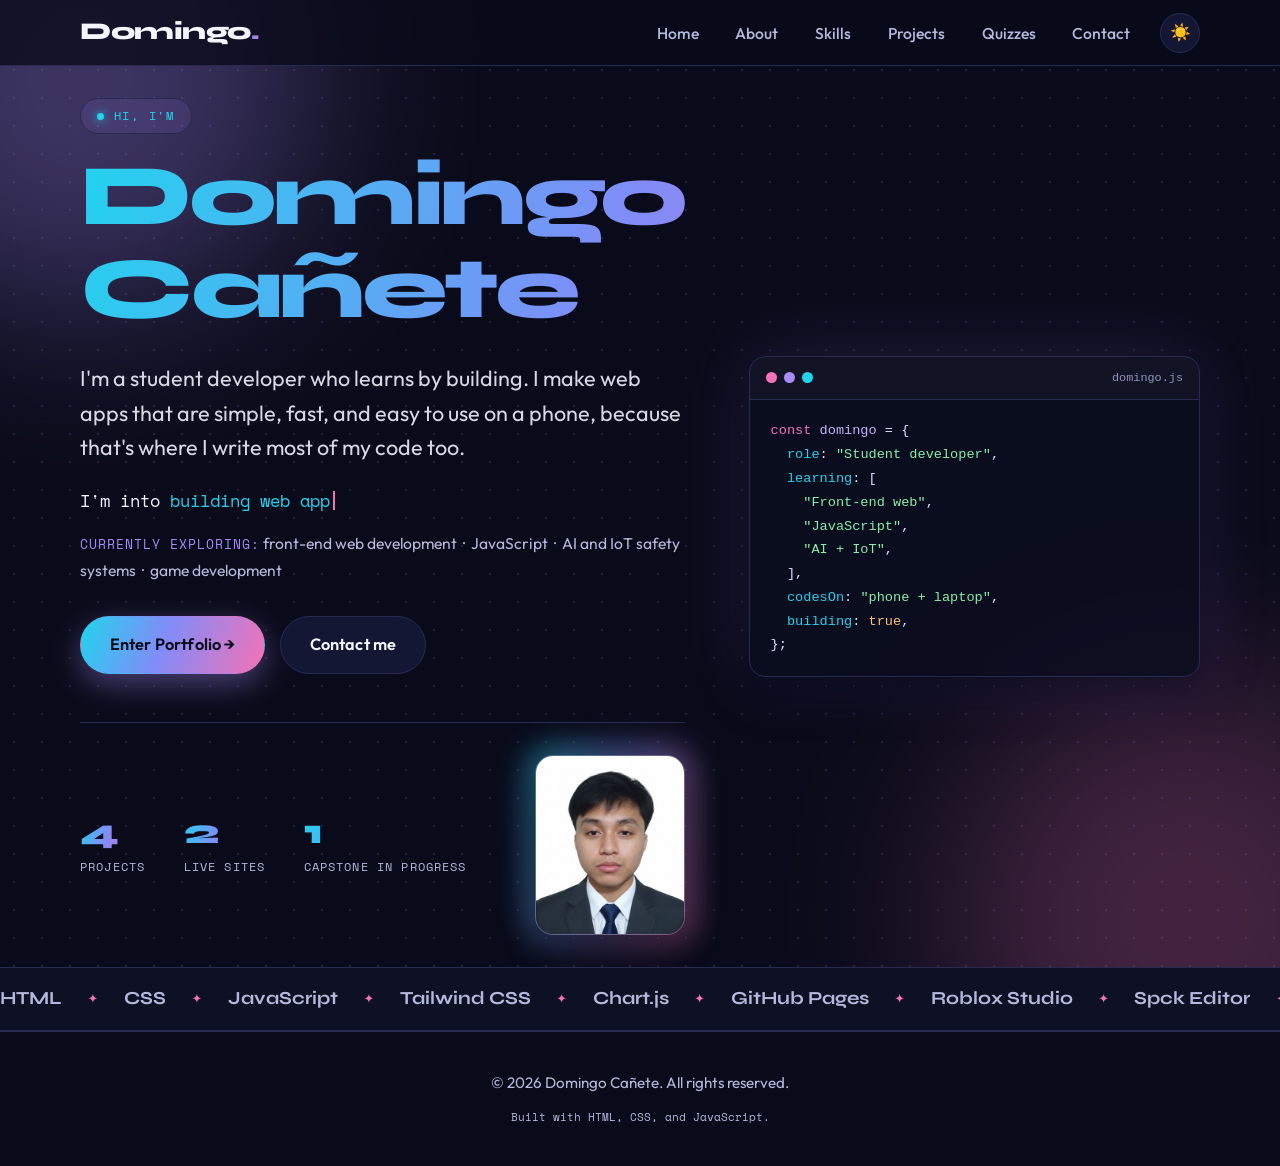
<file: index.html>
<!DOCTYPE html>
<html lang="en">
<head>
  <meta charset="UTF-8" />
  <meta name="viewport" content="width=device-width, initial-scale=1" />
  <title>Domingo Cañete | Home</title>
  <meta name="description" content="Welcome to Domingo's portfolio." />
  <link rel="stylesheet" href="style.css" />
</head>
<body>

  <header class="site-header">
    <nav class="nav container" aria-label="Main navigation">
      <a href="index.html" class="logo">Domingo<span>.</span></a>
      <button class="menu-btn" id="menuBtn" aria-label="Toggle menu" aria-expanded="false" aria-controls="navLinks">
        <span></span><span></span><span></span>
      </button>
      <ul class="nav-links" id="navLinks">
        <li><a href="index.html" class="active">Home</a></li>
        <li><a href="main.html#about">About</a></li>
        <li><a href="main.html#skills">Skills</a></li>
        <li><a href="main.html#projects">Projects</a></li>
        <li><a href="main.html#quizzes">Quizzes</a></li>
        <li><a href="main.html#contact">Contact</a></li>
      </ul>
    </nav>
  </header>

  <main>
    <section id="home" class="hero">
      <div class="container hero-grid">
        
        <div class="hero-text">
          <p class="eyebrow">Hi, I'm</p>
          <h1>Domingo Cañete</h1>
          <p class="lead">
            I'm a student developer who learns by building. I make web apps that are simple, fast,
            and easy to use on a phone, because that's where I write most of my code too.
          </p>
          <p class="focus-line">
            <span>Currently exploring:</span> front-end web development &nbsp;·&nbsp; JavaScript &nbsp;·&nbsp; AI and IoT safety systems &nbsp;·&nbsp; game development
          </p>
          <div class="hero-actions">
            <a href="main.html" class="btn btn-primary">Enter Portfolio &rarr;</a>
            <a href="main.html#contact" class="btn btn-ghost">Contact me</a>
          </div>

          <div class="home-bottom-row">
            <ul class="stats">
              <li><strong>4</strong><span>Projects</span></li>
              <li><strong>2</strong><span>Live sites</span></li>
              <li><strong>1</strong><span>Capstone in progress</span></li>
            </ul>
            
            <div class="profile-container">
              <div class="profile-card-wrapper">
                <div class="glow-bg"></div>
                <img src="images/pogi.png" alt="Domingo Cañete" class="profile-pic" />
              </div>
            </div>
          </div>

        </div>

        <div class="code-win" aria-hidden="true">
          <div class="code-bar"><i></i><i></i><i></i><span>domingo.js</span></div>
<pre><code><span class="k">const</span> <span class="v">domingo</span> = {
  <span class="p">role</span>: <span class="s">"Student developer"</span>,
  <span class="p">learning</span>: [
    <span class="s">"Front-end web"</span>,
    <span class="s">"JavaScript"</span>,
    <span class="s">"AI + IoT"</span>,
  ],
  <span class="p">codesOn</span>: <span class="s">"phone + laptop"</span>,
  <span class="p">building</span>: <span class="n">true</span>,
};</code></pre>
        </div>

      </div>
    </section>

    <div class="marquee" aria-hidden="true">
      <div class="track">
        <span>HTML</span><span>CSS</span><span>JavaScript</span><span>Tailwind CSS</span><span>Chart.js</span><span>GitHub Pages</span><span>Roblox Studio</span><span>Spck Editor</span>
        <span>HTML</span><span>CSS</span><span>JavaScript</span><span>Tailwind CSS</span><span>Chart.js</span><span>GitHub Pages</span><span>Roblox Studio</span><span>Spck Editor</span>
      </div>
    </div>
  </main>

  <footer class="footer">
    <div class="container">
      <p>&copy; <span id="year"></span> Domingo Cañete. All rights reserved.</p>
      <p class="small">Built with HTML, CSS, and JavaScript.</p>
    </div>
  </footer>

  <script src="script.js"></script>
</body>
</html>
</file>
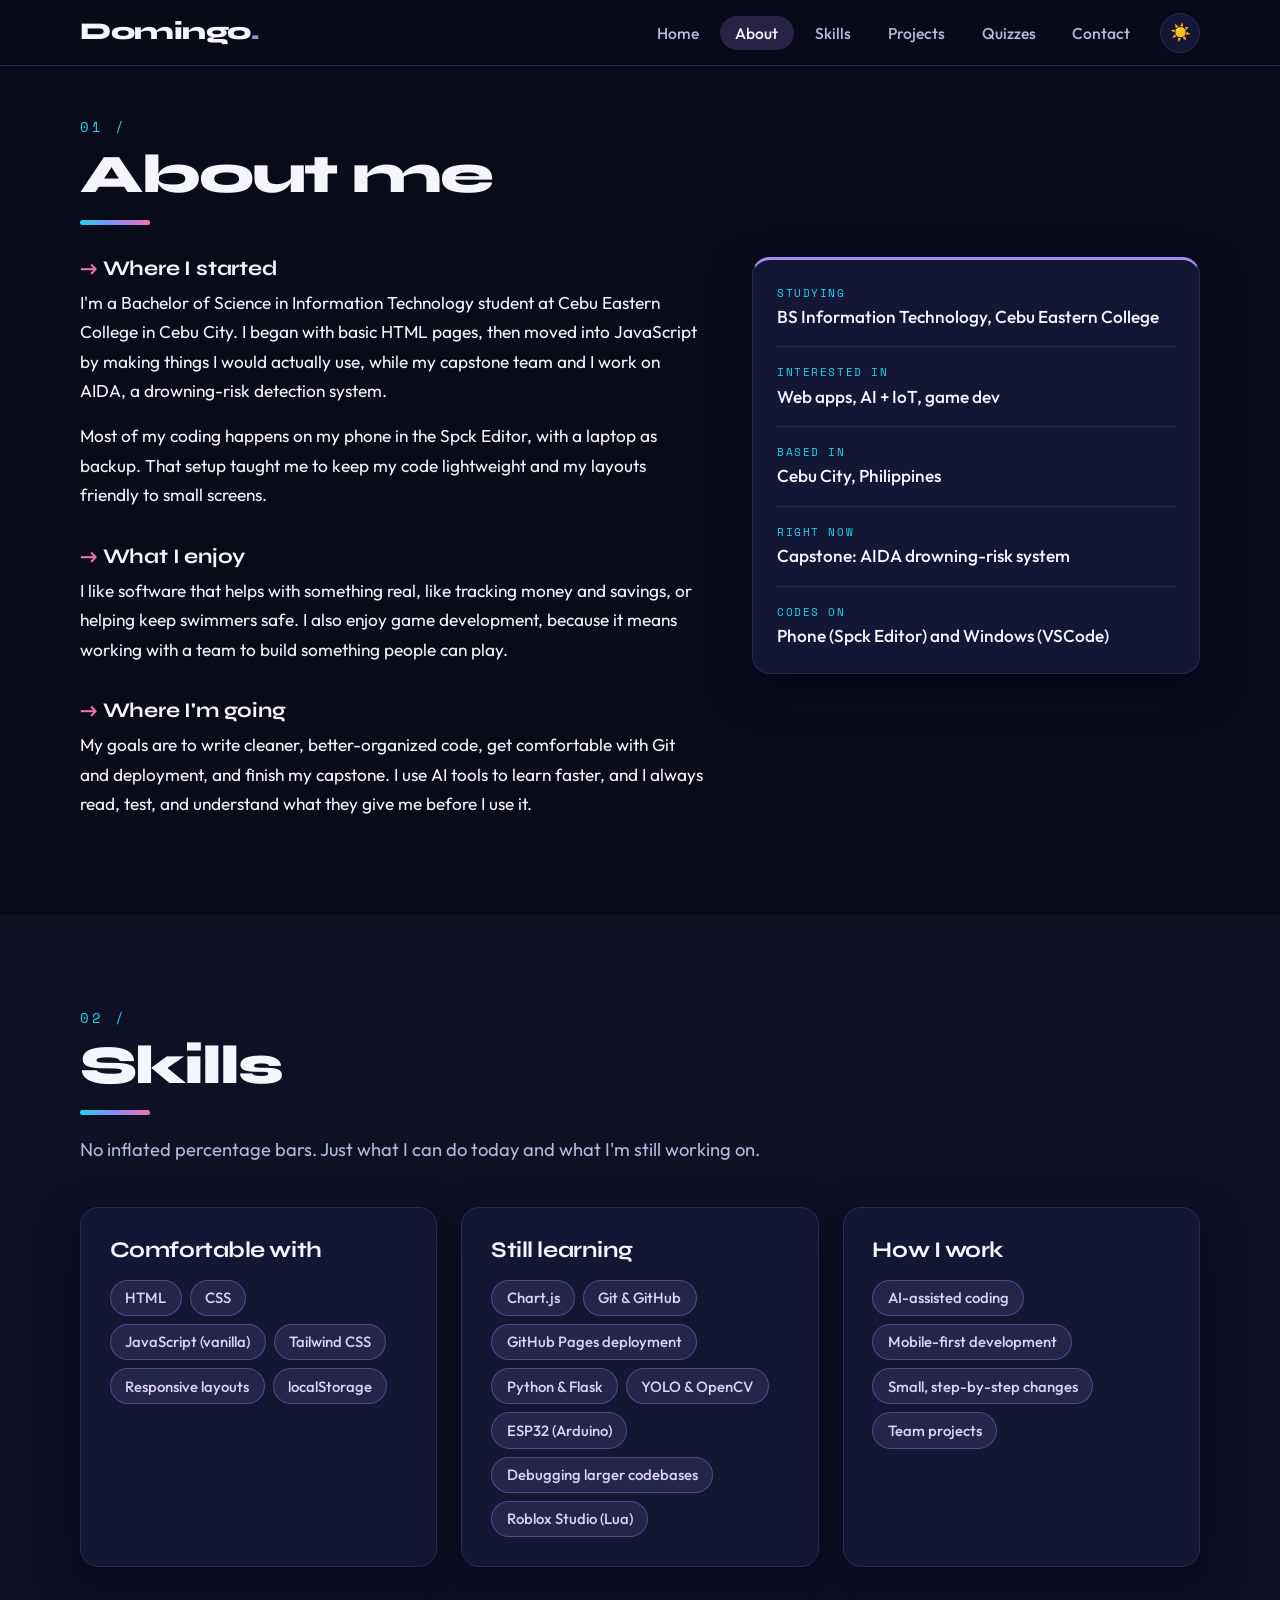
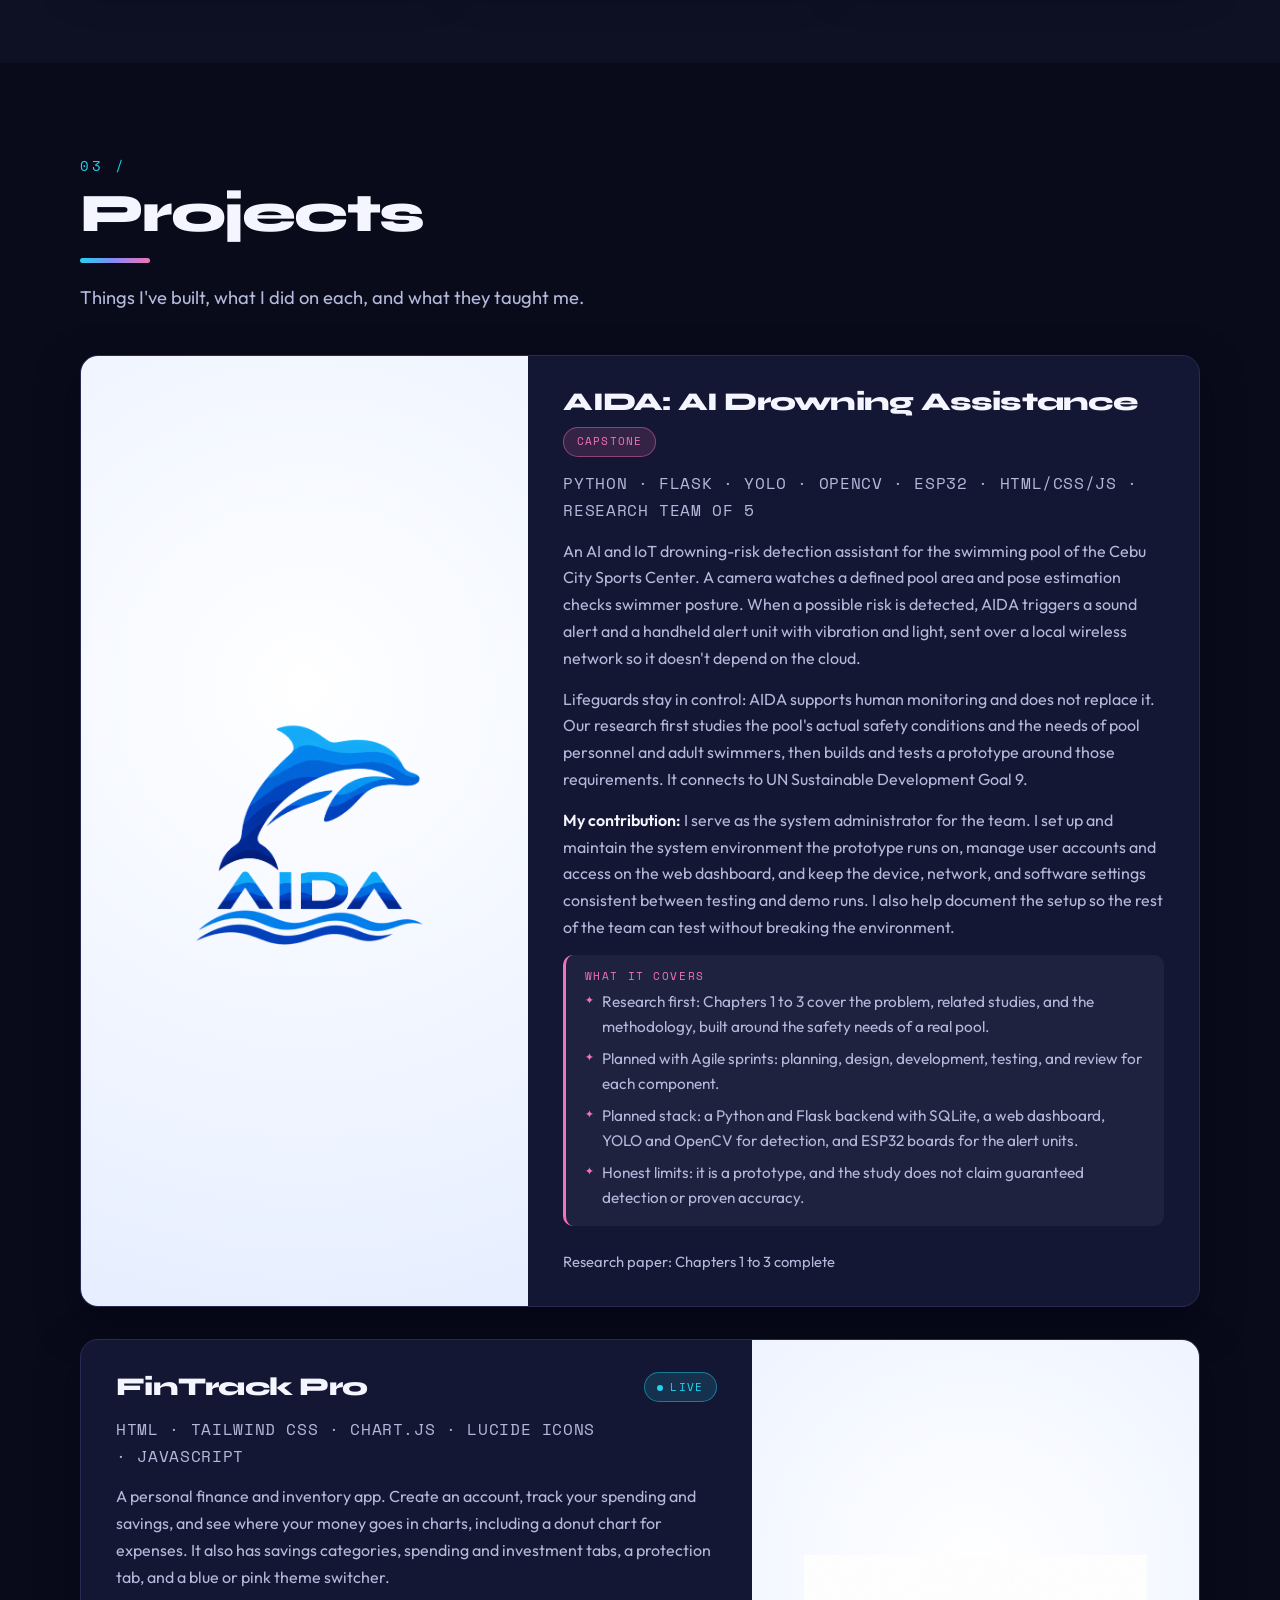
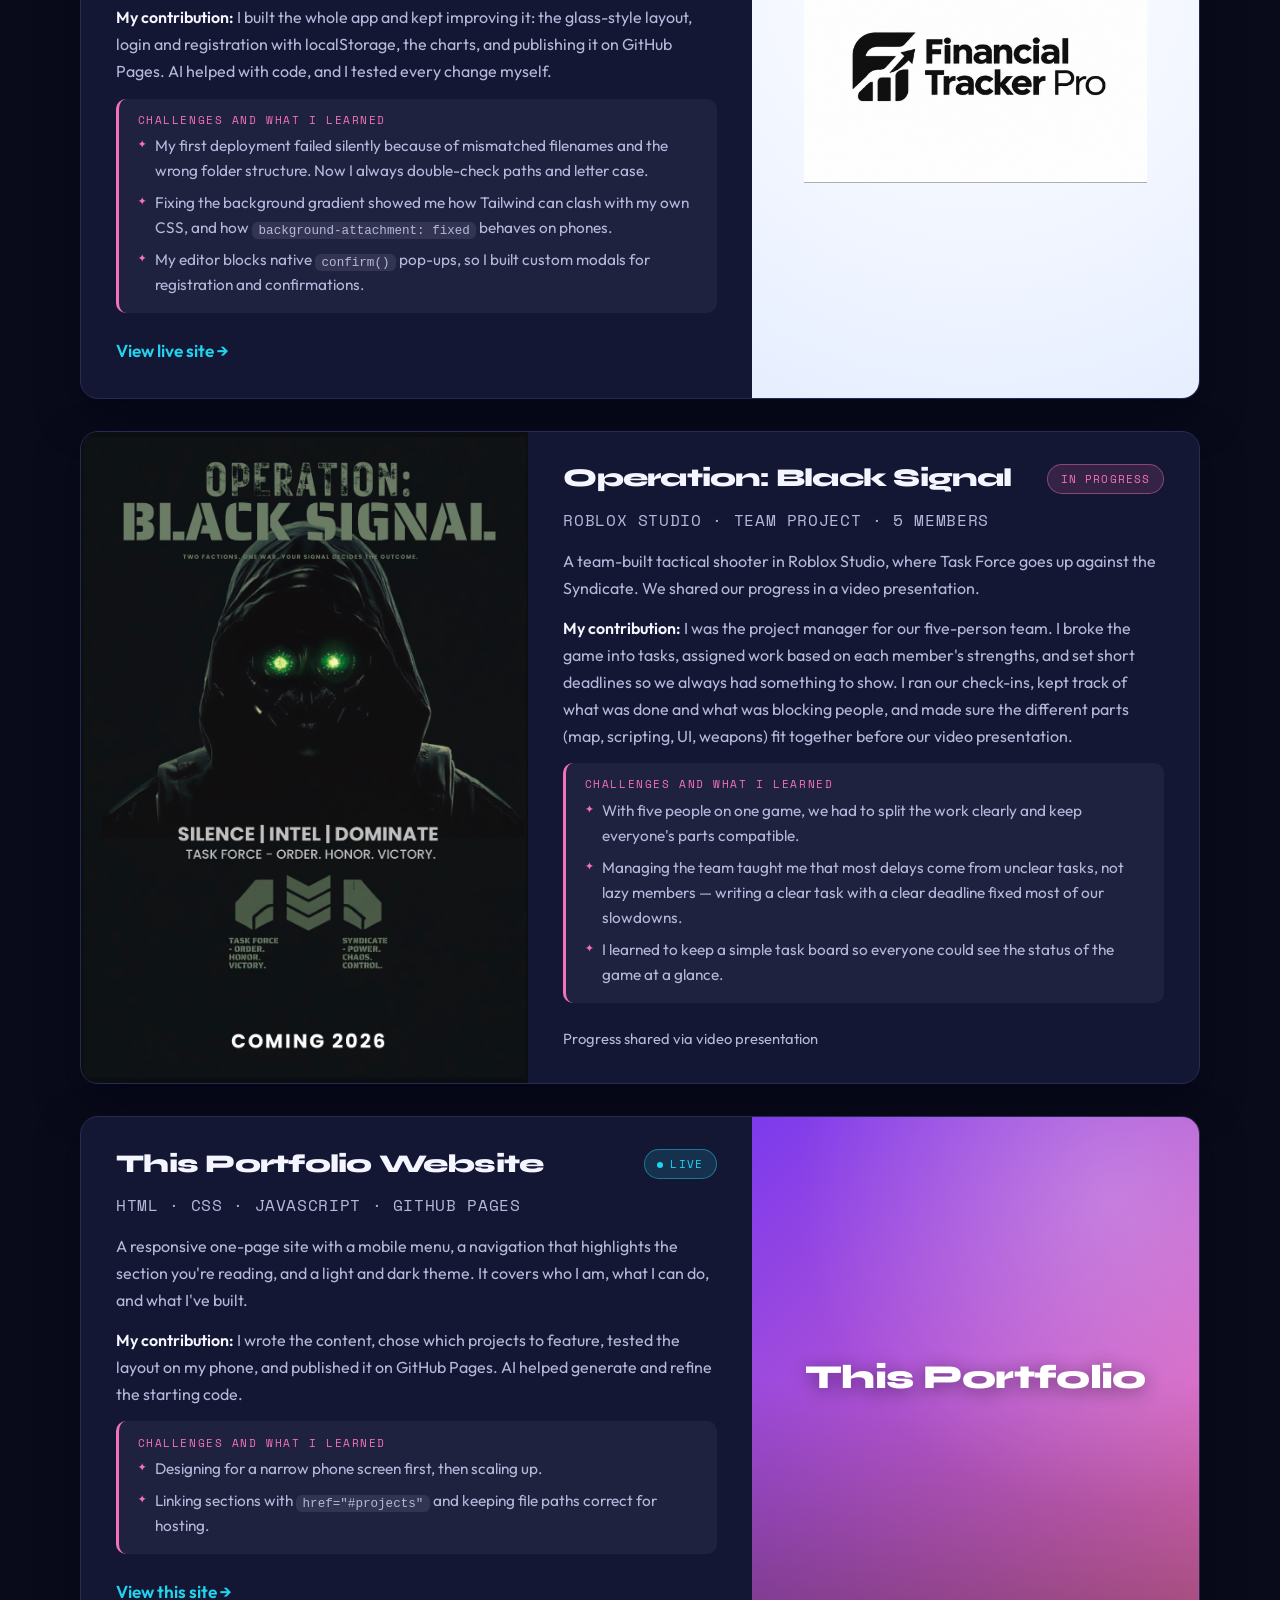
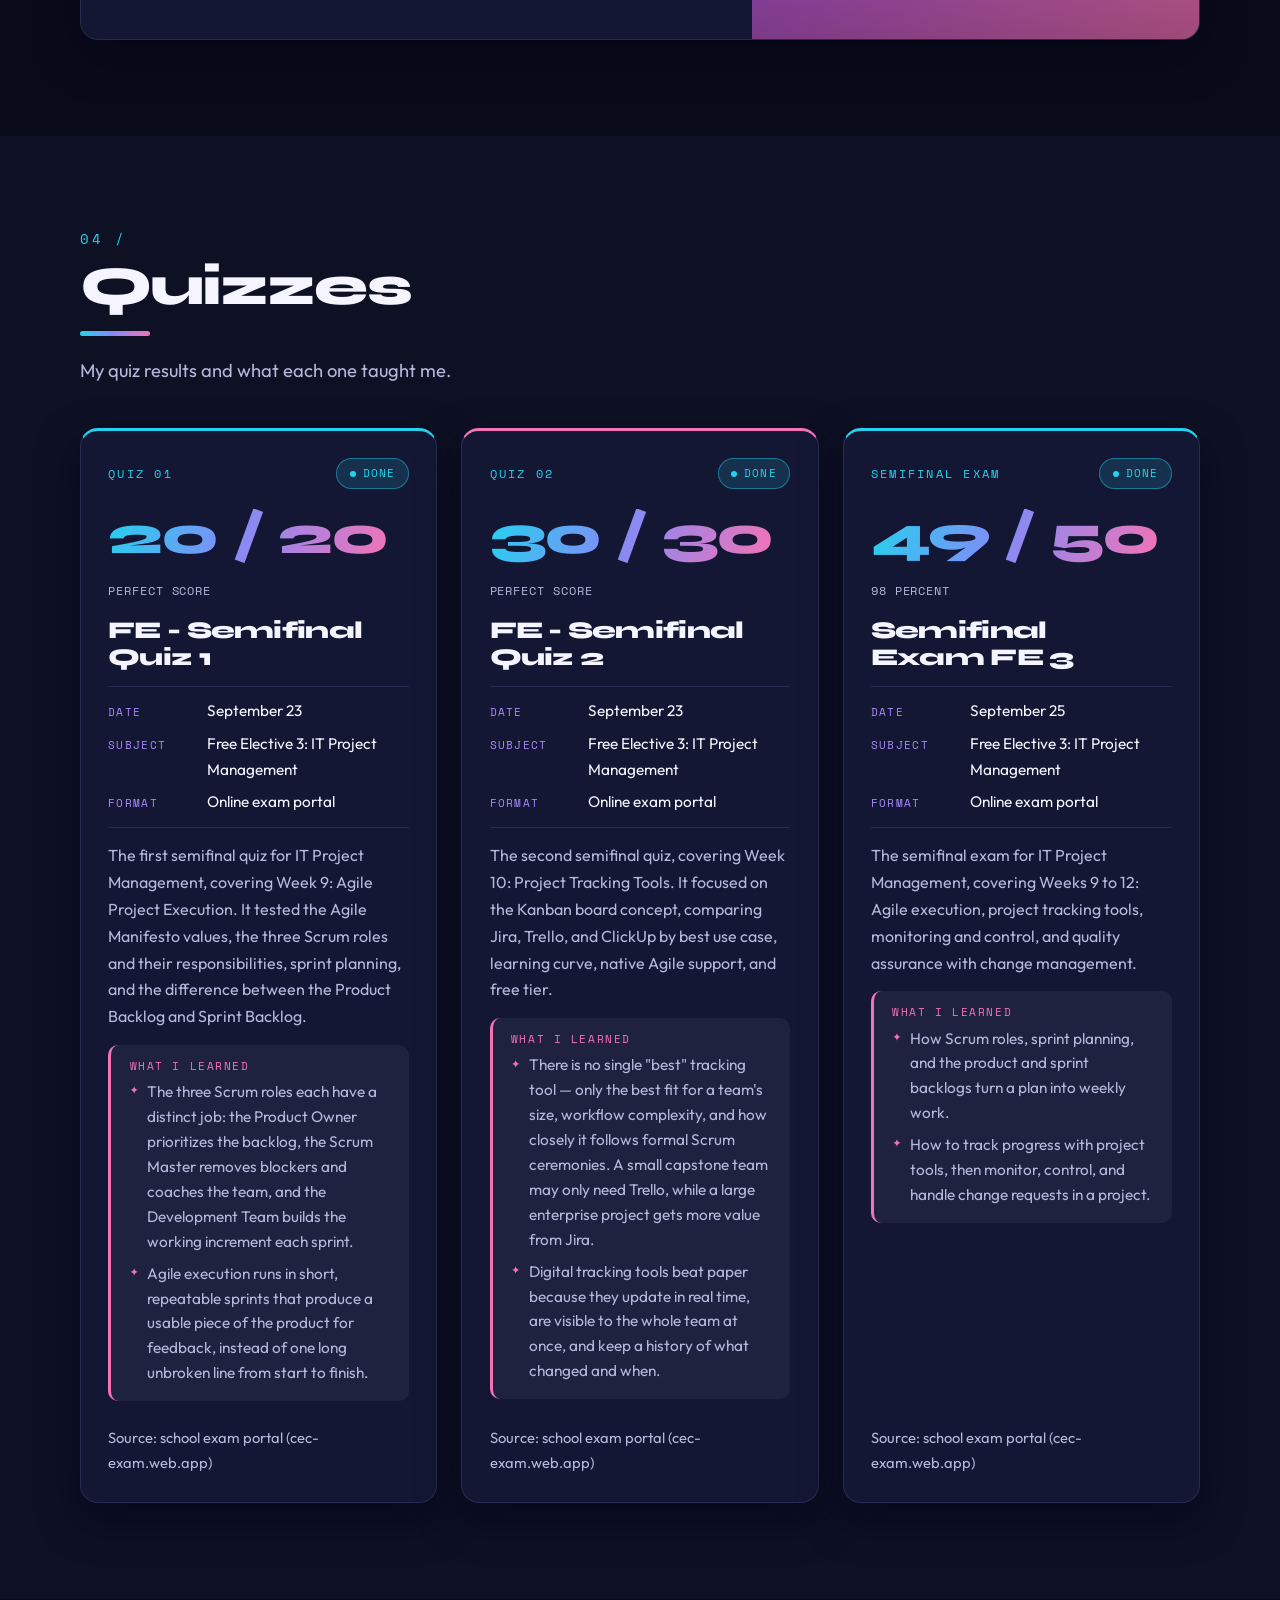
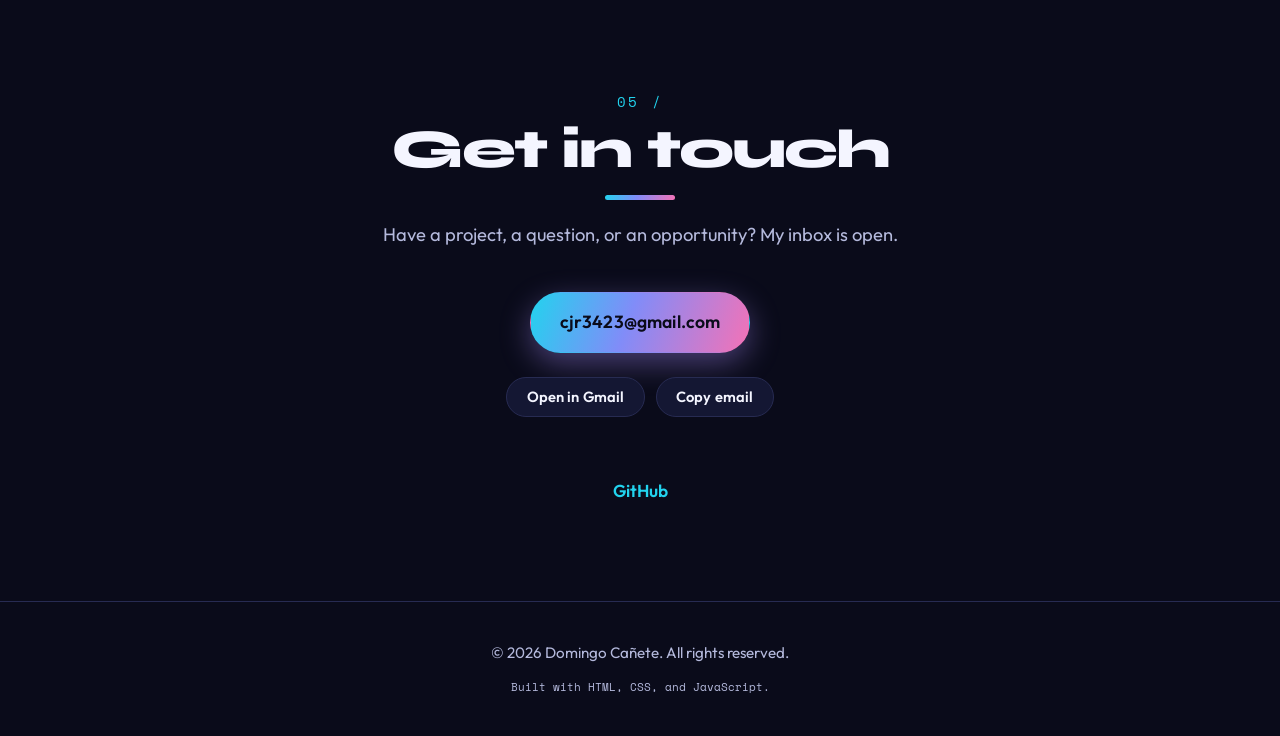
<file: main.html>
<!DOCTYPE html>
<html lang="en">
<head>
  <meta charset="UTF-8" />
  <meta name="viewport" content="width=device-width, initial-scale=1" />
  <title>Portfolio | Domingo Cañete</title>
  <link rel="stylesheet" href="style.css" />
</head>
<body>

  <header class="site-header">
    <nav class="nav container" aria-label="Main navigation">
      <!-- Logo goes back to Home -->
      <a href="index.html" class="logo">Domingo<span>.</span></a>
      <button class="menu-btn" id="menuBtn" aria-label="Toggle menu" aria-expanded="false" aria-controls="navLinks">
        <span></span><span></span><span></span>
      </button>
      <ul class="nav-links" id="navLinks">
        <li><a href="index.html">Home</a></li>
        <!-- These scroll to sections on this main page -->
        <li><a href="#about">About</a></li>
        <li><a href="#skills">Skills</a></li>
        <li><a href="#projects">Projects</a></li>
        <li><a href="#quizzes">Quizzes</a></li>
        <li><a href="#contact">Contact</a></li>
      </ul>
    </nav>
  </header>

  <main>
    <section id="about" class="section" style="padding-top: 120px;">
      <div class="container">
        <h2 class="section-title">About me</h2>
        <div class="about-grid">
          <div class="reveal">
            <h3 class="mini-title">Where I started</h3>
            <p>
              I'm a Bachelor of Science in Information Technology student at Cebu Eastern College in Cebu City.
              I began with basic HTML pages, then moved into JavaScript by making things I would
              actually use, while my capstone team and I work on AIDA, a drowning-risk detection system.
            </p>
            <p>
              Most of my coding happens on my phone in the Spck Editor, with a laptop as backup.
              That setup taught me to keep my code lightweight and my layouts friendly to small screens.
            </p>

            <h3 class="mini-title">What I enjoy</h3>
            <p>
              I like software that helps with something real, like tracking money and savings, or helping
              keep swimmers safe. I also enjoy game development, because it means working with a team to build
              something people can play.
            </p>

            <h3 class="mini-title">Where I'm going</h3>
            <p>
              My goals are to write cleaner, better-organized code, get comfortable with Git and
              deployment, and finish my capstone. I use AI tools to learn faster, and I always read,
              test, and understand what they give me before I use it.
            </p>
          </div>
          <ul class="facts reveal">
            <li><strong>Studying</strong><span>BS Information Technology, Cebu Eastern College</span></li>
            <li><strong>Interested in</strong><span>Web apps, AI + IoT, game dev</span></li>
            <li><strong>Based in</strong><span>Cebu City, Philippines</span></li>
            <li><strong>Right now</strong><span>Capstone: AIDA drowning-risk system</span></li>
            <li><strong>Codes on</strong><span>Phone (Spck Editor) and Windows (VSCode)</span></li>
          </ul>
        </div>
      </div>
    </section>

    <section id="skills" class="section alt">
      <div class="container">
        <h2 class="section-title">Skills</h2>
        <p class="section-sub">No inflated percentage bars. Just what I can do today and what I'm still working on.</p>
        <div class="skill-cols">
          <div class="skill-card reveal">
            <h3>Comfortable with</h3>
            <ul class="chips">
              <li>HTML</li><li>CSS</li><li>JavaScript (vanilla)</li>
              <li>Tailwind CSS</li><li>Responsive layouts</li><li>localStorage</li>
            </ul>
          </div>
          <div class="skill-card reveal">
            <h3>Still learning</h3>
            <ul class="chips">
              <li>Chart.js</li><li>Git &amp; GitHub</li><li>GitHub Pages deployment</li>
              <li>Python &amp; Flask</li><li>YOLO &amp; OpenCV</li><li>ESP32 (Arduino)</li>
              <li>Debugging larger codebases</li><li>Roblox Studio (Lua)</li>
            </ul>
          </div>
          <div class="skill-card reveal">
            <h3>How I work</h3>
            <ul class="chips">
              <li>AI-assisted coding</li><li>Mobile-first development</li>
              <li>Small, step-by-step changes</li><li>Team projects</li>
            </ul>
          </div>
        </div>
      </div>
    </section>

    <section id="projects" class="section">
      <div class="container">
        <h2 class="section-title">Projects</h2>
        <p class="section-sub">Things I've built, what I did on each, and what they taught me.</p>

        <div class="project-grid">
          <article class="project reveal">
            <div class="shot shot-logo"><img src="images/aida-logo.png" alt="AIDA logo: a blue dolphin leaping over waves" /></div>
            <div class="project-body">
              <div class="title-row">
                <h3>AIDA: AI Drowning Assistance</h3>
                <span class="status wip">Capstone</span>
              </div>
              <p class="tags">Python · Flask · YOLO · OpenCV · ESP32 · HTML/CSS/JS · Research team of 5</p>
              <p>An AI and IoT drowning-risk detection assistant for the swimming pool of the Cebu City Sports Center.
                 A camera watches a defined pool area and pose estimation checks swimmer posture. When a possible risk
                 is detected, AIDA triggers a sound alert and a handheld alert unit with vibration and light, sent over
                 a local wireless network so it doesn't depend on the cloud.</p>
              <p>Lifeguards stay in control: AIDA supports human monitoring and does not replace it. Our research first
                 studies the pool's actual safety conditions and the needs of pool personnel and adult swimmers, then
                 builds and tests a prototype around those requirements. It connects to UN Sustainable Development Goal 9.</p>
              <p><strong>My contribution:</strong> I serve as the system administrator for the team. I set up and maintain the system environment the prototype runs on, manage user accounts and access on the web dashboard, and keep the device, network, and software settings consistent between testing and demo runs. I also help document the setup so the rest of the team can test without breaking the environment.</p>
              <div class="learned">
                <h4>What it covers</h4>
                <ul>
                  <li>Research first: Chapters 1 to 3 cover the problem, related studies, and the methodology, built around the safety needs of a real pool.</li>
                  <li>Planned with Agile sprints: planning, design, development, testing, and review for each component.</li>
                  <li>Planned stack: a Python and Flask backend with SQLite, a web dashboard, YOLO and OpenCV for detection, and ESP32 boards for the alert units.</li>
                  <li>Honest limits: it is a prototype, and the study does not claim guaranteed detection or proven accuracy.</li>
                </ul>
              </div>
              <span class="link muted">Research paper: Chapters 1 to 3 complete</span>
            </div>
          </article>

          <article class="project reveal">
            <div class="shot shot-logo shot-logo-wide"><img src="images/fintrack-logo.png" alt="Financial Tracker Pro logo" /></div>
            <div class="project-body">
              <div class="title-row">
                <h3>FinTrack Pro</h3>
                <span class="status live">Live</span>
              </div>
              <p class="tags">HTML · Tailwind CSS · Chart.js · Lucide icons · JavaScript</p>
              <p>A personal finance and inventory app. Create an account, track your spending and savings,
                 and see where your money goes in charts, including a donut chart for expenses. It also has
                 savings categories, spending and investment tabs, a protection tab, and a blue or pink theme switcher.</p>
              <p><strong>My contribution:</strong> I built the whole app and kept improving it: the glass-style layout,
                 login and registration with localStorage, the charts, and publishing it on GitHub Pages.
                 AI helped with code, and I tested every change myself.</p>
              <div class="learned">
                <h4>Challenges and what I learned</h4>
                <ul>
                  <li>My first deployment failed silently because of mismatched filenames and the wrong folder structure. Now I always double-check paths and letter case.</li>
                  <li>Fixing the background gradient showed me how Tailwind can clash with my own CSS, and how <code>background-attachment: fixed</code> behaves on phones.</li>
                  <li>My editor blocks native <code>confirm()</code> pop-ups, so I built custom modals for registration and confirmations.</li>
                </ul>
              </div>
              <a class="link" href="https://hatred258.github.io/deploy/">View live site &rarr;</a>
            </div>
          </article>

          <article class="project reveal">
            <div class="shot shot-poster"><img src="images/black-signal-poster.jpg" alt="Operation: Black Signal poster: a hooded figure with glowing green eyes, Task Force versus Syndicate" /></div>
            <div class="project-body">
              <div class="title-row">
                <h3>Operation: Black Signal</h3>
                <span class="status wip">In progress</span>
              </div>
              <p class="tags">Roblox Studio · Team project · 5 members</p>
              <p>A team-built tactical shooter in Roblox Studio, where Task Force goes up against the Syndicate.
                 We shared our progress in a video presentation.</p>
              <p><strong>My contribution:</strong> I was the project manager for our five-person team. I broke the game into tasks, assigned work based on each member's strengths, and set short deadlines so we always had something to show. I ran our check-ins, kept track of what was done and what was blocking people, and made sure the different parts (map, scripting, UI, weapons) fit together before our video presentation.</p>
              <div class="learned">
                <h4>Challenges and what I learned</h4>
                <ul>
                  <li>With five people on one game, we had to split the work clearly and keep everyone's parts compatible.</li>
                  <li>Managing the team taught me that most delays come from unclear tasks, not lazy members — writing a clear task with a clear deadline fixed most of our slowdowns.</li>
                  <li>I learned to keep a simple task board so everyone could see the status of the game at a glance.</li>
                </ul>
              </div>
              <span class="link muted">Progress shared via video presentation</span>
            </div>
          </article>

          <article class="project reveal">
            <div class="shot shot-2" role="img" aria-label="Screenshot placeholder for this portfolio"><span>This Portfolio</span></div>
            <div class="project-body">
              <div class="title-row">
                <h3>This Portfolio Website</h3>
                <span class="status live">Live</span>
              </div>
              <p class="tags">HTML · CSS · JavaScript · GitHub Pages</p>
              <p>A responsive one-page site with a mobile menu, a navigation that highlights the section you're
                 reading, and a light and dark theme. It covers who I am, what I can do, and what I've built.</p>
              <p><strong>My contribution:</strong> I wrote the content, chose which projects to feature, tested the
                 layout on my phone, and published it on GitHub Pages. AI helped generate and refine the starting code.</p>
              <div class="learned">
                <h4>Challenges and what I learned</h4>
                <ul>
                  <li>Designing for a narrow phone screen first, then scaling up.</li>
                  <li>Linking sections with <code>href="#projects"</code> and keeping file paths correct for hosting.</li>
                </ul>
              </div>
              <a class="link" href="https://hatred258.github.io/portfolio1/">View this site &rarr;</a>
            </div>
          </article>
        </div>
      </div>
    </section>

    <section id="quizzes" class="section alt">
      <div class="container">
        <h2 class="section-title">Quizzes</h2>
        <p class="section-sub">My quiz results and what each one taught me.</p>
        <div class="quiz-grid">
          <article class="quiz-card reveal">
            <div class="quiz-top">
              <span class="quiz-label">Quiz 01</span>
              <span class="status live">Done</span>
            </div>
            <div class="quiz-score" aria-label="Quiz 1 score: 20 out of 20">
              <strong>20 / 20</strong><span>perfect score</span>
            </div>
            <h3>FE - Semifinal Quiz 1</h3>
            <ul class="quiz-meta">
              <li><span>Date</span>September 23</li>
              <li><span>Subject</span>Free Elective 3: IT Project Management</li>
              <li><span>Format</span>Online exam portal</li>
            </ul>
            <p>The first semifinal quiz for IT Project Management, covering Week 9: Agile Project Execution. It tested the Agile Manifesto values, the three Scrum roles and their responsibilities, sprint planning, and the difference between the Product Backlog and Sprint Backlog.</p>
            <div class="learned">
              <h4>What I learned</h4>
              <ul>
                <li>The three Scrum roles each have a distinct job: the Product Owner prioritizes the backlog, the Scrum Master removes blockers and coaches the team, and the Development Team builds the working increment each sprint.</li>
                <li>Agile execution runs in short, repeatable sprints that produce a usable piece of the product for feedback, instead of one long unbroken line from start to finish.</li>
              </ul>
            </div>
            <span class="link muted">Source: school exam portal (cec-exam.web.app)</span>
          </article>

          <article class="quiz-card reveal">
            <div class="quiz-top">
              <span class="quiz-label">Quiz 02</span>
              <span class="status live">Done</span>
            </div>
            <div class="quiz-score" aria-label="Quiz 2 score: 30 out of 30">
              <strong>30 / 30</strong><span>perfect score</span>
            </div>
            <h3>FE - Semifinal Quiz 2</h3>
            <ul class="quiz-meta">
              <li><span>Date</span>September 23</li>
              <li><span>Subject</span>Free Elective 3: IT Project Management</li>
              <li><span>Format</span>Online exam portal</li>
            </ul>
            <p>The second semifinal quiz, covering Week 10: Project Tracking Tools. It focused on the Kanban board concept, comparing Jira, Trello, and ClickUp by best use case, learning curve, native Agile support, and free tier.</p>
            <div class="learned">
              <h4>What I learned</h4>
              <ul>
                <li>There is no single "best" tracking tool — only the best fit for a team's size, workflow complexity, and how closely it follows formal Scrum ceremonies. A small capstone team may only need Trello, while a large enterprise project gets more value from Jira.</li>
                <li>Digital tracking tools beat paper because they update in real time, are visible to the whole team at once, and keep a history of what changed and when.</li>
              </ul>
            </div>
            <span class="link muted">Source: school exam portal (cec-exam.web.app)</span>
          </article>

          <article class="quiz-card reveal">
            <div class="quiz-top">
              <span class="quiz-label">Semifinal Exam</span>
              <span class="status live">Done</span>
            </div>
            <div class="quiz-score" aria-label="Semifinal exam score: 49 out of 50">
              <strong>49 / 50</strong><span>98 percent</span>
            </div>
            <h3>Semifinal Exam FE 3</h3>
            <ul class="quiz-meta">
              <li><span>Date</span>September 25</li>
              <li><span>Subject</span>Free Elective 3: IT Project Management</li>
              <li><span>Format</span>Online exam portal</li>
            </ul>
            <p>The semifinal exam for IT Project Management, covering Weeks 9 to 12: Agile execution, project tracking tools, monitoring and control, and quality assurance with change management.</p>
            <div class="learned">
              <h4>What I learned</h4>
              <ul>
                <li>How Scrum roles, sprint planning, and the product and sprint backlogs turn a plan into weekly work.</li>
                <li>How to track progress with project tools, then monitor, control, and handle change requests in a project.</li>
              </ul>
            </div>
            <span class="link muted">Source: school exam portal (cec-exam.web.app)</span>
          </article>
        </div>
      </div>
    </section>

    <section id="contact" class="section">
      <div class="container contact">
        <h2 class="section-title">Get in touch</h2>
        <p class="section-sub">Have a project, a question, or an opportunity? My inbox is open.</p>
        <a class="btn btn-primary" href="mailto:cjr3423@gmail.com?subject=Hello%20from%20your%20portfolio">cjr3423@gmail.com</a>
        <div class="mail-actions">
          <a class="btn btn-ghost btn-sm" href="https://mail.google.com/mail/?view=cm&fs=1&to=cjr3423@gmail.com&su=Hello%20from%20your%20portfolio" target="_blank" rel="noopener">Open in Gmail</a>
          <button class="btn btn-ghost btn-sm" type="button" id="copyEmail" data-email="cjr3423@gmail.com">Copy email</button>
        </div>
        <p class="copy-note" id="copyNote" role="status" aria-live="polite"></p>
        <p class="social">
          <a href="https://github.com/hatred258" target="_blank" rel="noopener">GitHub</a>
        </p>
      </div>
    </section>
  </main>

  <footer class="footer">
    <div class="container">
      <p>&copy; <span id="year"></span> Domingo Cañete. All rights reserved.</p>
      <p class="small">Built with HTML, CSS, and JavaScript.</p>
    </div>
  </footer>

  <script src="script.js"></script>
</body>
</html>
</file>
<file: style.css>
@import url("https://fonts.googleapis.com/css2?family=Outfit:wght@400;500;600;700&family=Space+Mono:wght@400;700&family=Syne:wght@600;700;800&display=swap");
:root {
  --bg: #0a0b1a;
  --bg-alt: #0e1024;
  --card: #141733;
  --border: #272b52;
  --text: #f4f5ff;
  --muted: #b4b9dc;
  --accent: #a78bfa;
  --accent-2: #22d3ee;
  --accent-3: #f472b6;
  --accent-rgb: 167, 139, 250;
  --accent2-rgb: 34, 211, 238;
  --accent3-rgb: 244, 114, 182;
  --chip-text: #ddd2ff;
  --header-bg: rgba(10, 11, 26, 0.78);
  --shadow: 0 16px 40px rgba(2, 3, 20, 0.55);
  --radius: 18px;
  --header-h: 66px;
  --grad: linear-gradient(110deg, #22d3ee 0%, #818cf8 45%, #f472b6 100%);
  --font-body: "Outfit", system-ui, -apple-system, "Segoe UI", Roboto, Helvetica, Arial, sans-serif;
  --font-head: "Syne", "Outfit", system-ui, -apple-system, "Segoe UI", Roboto, Helvetica, Arial, sans-serif;
  --font-label: "Space Mono", ui-monospace, SFMono-Regular, Menlo, Consolas, monospace;
  --font-mono: ui-monospace, SFMono-Regular, Menlo, Consolas, monospace;
}
:root[data-theme="light"] {
  --bg: #f6f5ff;
  --bg-alt: #ecebfb;
  --card: #ffffff;
  --border: #d9d7f2;
  --text: #15142e;
  --muted: #505078;
  --accent: #6d4aea;
  --accent-2: #0891b2;
  --accent-3: #d6307f;
  --accent-rgb: 109, 74, 234;
  --accent2-rgb: 8, 145, 178;
  --accent3-rgb: 214, 48, 127;
  --chip-text: #4a2fb8;
  --header-bg: rgba(246, 245, 255, 0.85);
  --shadow: 0 14px 34px rgba(60, 50, 140, 0.14);
  --grad: linear-gradient(110deg, #0891b2 0%, #6d4aea 50%, #d6307f 100%);
}
* { box-sizing: border-box; margin: 0; padding: 0; }
html { scroll-behavior: smooth; scroll-padding-top: var(--header-h); -webkit-text-size-adjust: 100%; }
body {
  font-family: var(--font-body);
  font-size: 1.08rem;
  line-height: 1.7;
  font-weight: 400;
  background: var(--bg);
  color: var(--text);
  -webkit-font-smoothing: antialiased;
  text-rendering: optimizeLegibility;
  transition: background .3s, color .3s;
}
h1, h2, h3, h4 {
  font-family: var(--font-head);
  font-weight: 700;
  letter-spacing: -0.02em;
  line-height: 1.12;
  text-wrap: balance;
}
p { text-wrap: pretty; }
img { max-width: 100%; display: block; }
a { color: inherit; text-decoration: none; }
ul { list-style: none; }
code {
  font-family: var(--font-mono);
  background: rgba(127,127,160,0.2);
  padding: 0.1rem 0.4rem;
  border-radius: 6px;
  font-size: 0.82em;
}
::selection { background: var(--accent); color: #0a0b1a; }
:focus-visible { outline: 2px solid var(--accent-2); outline-offset: 3px; border-radius: 4px; }
.container { width: min(1120px, 100% - 2.5rem); margin-inline: auto; }
.progress {
  position: fixed; top: 0; left: 0; height: 3px; width: 0;
  background: var(--grad); z-index: 100; transition: width .1s linear;
}
.site-header {
  position: fixed; inset: 0 0 auto 0; height: var(--header-h);
  background: var(--header-bg);
  backdrop-filter: blur(14px);
  -webkit-backdrop-filter: blur(14px);
  border-bottom: 1px solid var(--border);
  z-index: 50;
}
.nav { display: flex; align-items: center; justify-content: space-between; height: 100%; }
.logo { font-family: var(--font-head); font-weight: 800; font-size: 1.5rem; letter-spacing: -0.02em; }
.logo span { background: var(--grad); -webkit-background-clip: text; background-clip: text; color: transparent; }
.nav-links { display: flex; gap: 0.4rem; margin-left: auto; }
.nav-links a {
  position: relative; color: var(--muted); font-weight: 500; font-size: 0.98rem;
  padding: 0.45rem 0.95rem; border-radius: 999px; transition: color .2s, background .2s;
}
.nav-links a:hover { color: var(--text); background: rgba(var(--accent-rgb), 0.12); }
.nav-links a.active { color: var(--text); background: rgba(var(--accent-rgb), 0.2); }
.theme-btn {
  margin-left: 0.9rem; width: 40px; height: 40px; border-radius: 50%;
  border: 1px solid var(--border); background: var(--card); color: var(--text);
  font-size: 1.05rem; cursor: pointer; display: grid; place-items: center;
  transition: transform .3s, border-color .2s;
}
.theme-btn:hover { transform: rotate(20deg) scale(1.08); border-color: var(--accent); }
.menu-btn {
  display: none; background: none; border: 0; cursor: pointer;
  width: 44px; height: 44px; flex-direction: column;
  justify-content: center; align-items: center; gap: 5px;
}
.menu-btn span { width: 24px; height: 2px; background: var(--text); transition: transform .25s, opacity .25s; }
.menu-btn.open span:nth-child(1) { transform: translateY(7px) rotate(45deg); }
.menu-btn.open span:nth-child(2) { opacity: 0; }
.menu-btn.open span:nth-child(3) { transform: translateY(-7px) rotate(-45deg); }
.hero {
  position: relative; overflow: hidden;
  min-height: 100vh; min-height: 100svh;
  display: flex; align-items: center;
  padding: calc(var(--header-h) + 2.5rem) 0 3.5rem;
  background:
    radial-gradient(rgba(var(--accent-rgb), 0.16) 1px, transparent 1px) 0 0 / 28px 28px,
    var(--bg);
}
.hero::before, .hero::after {
  content: ""; position: absolute; border-radius: 50%;
  filter: blur(90px); pointer-events: none;
}
.hero::before {
  width: 460px; height: 460px; background: var(--accent);
  opacity: 0.32; top: -150px; left: -150px;
  animation: float1 14s ease-in-out infinite alternate;
}
.hero::after {
  width: 480px; height: 480px; background: var(--accent-3);
  opacity: 0.24; bottom: -190px; right: -150px;
  animation: float2 16s ease-in-out infinite alternate;
}
.hero .hero-grid { position: relative; z-index: 2; }
@keyframes float1 { to { transform: translate(120px, 80px) scale(1.15); } }
@keyframes float2 { to { transform: translate(-110px, -70px) scale(1.1); } }
.hero-grid { display: grid; gap: 3rem; align-items: center; }
.eyebrow {
  display: inline-flex; align-items: center; gap: 0.6rem;
  color: var(--accent-2); font-family: var(--font-label); font-weight: 400;
  letter-spacing: 0.14em; text-transform: uppercase; font-size: 0.78rem;
  padding: 0.4rem 1rem; border: 1px solid var(--border);
  border-radius: 999px; background: rgba(var(--accent-rgb), 0.1);
}
.eyebrow::before {
  content: ""; width: 7px; height: 7px; border-radius: 50%;
  background: var(--accent-2); box-shadow: 0 0 10px var(--accent-2);
}
.hero h1 {
  font-size: clamp(2.7rem, 11.5vw, 5.4rem); font-weight: 800;
  line-height: 1.08; letter-spacing: -0.04em;
  padding-bottom: 0.1em; margin: 1rem 0 1rem;
  background: var(--grad); background-size: 200% auto;
  -webkit-background-clip: text; background-clip: text; color: transparent;
  animation: shimmer 7s linear infinite;
}
@keyframes shimmer { to { background-position: 200% center; } }
.lead {
  max-width: 31em; color: var(--text); opacity: 0.88;
  font-size: clamp(1.1rem, 3vw, 1.35rem); line-height: 1.6;
}
.typed-line {
  margin-top: 1.4rem; font-family: var(--font-label);
  font-size: clamp(0.9rem, 3vw, 1.05rem);
  min-height: 1.8em; color: var(--text);
}
.typed-line .typed { color: var(--accent-2); }
.cursor {
  display: inline-block; width: 2px; height: 1.1em;
  background: var(--accent-3); margin-left: 3px;
  vertical-align: -0.15em; animation: blink 1s steps(1) infinite;
}
@keyframes blink { 50% { opacity: 0; } }
.focus-line { margin-top: 0.8rem; color: var(--muted); font-size: 0.98rem; max-width: 40em; }
.focus-line span {
  color: var(--accent); font-family: var(--font-label);
  font-size: 0.8rem; text-transform: uppercase; letter-spacing: 0.08em;
}
.hero-actions { display: flex; flex-wrap: wrap; gap: 0.9rem; margin-top: 2rem; }
.btn {
  position: relative; overflow: hidden;
  display: inline-block; padding: 0.9rem 1.8rem; border-radius: 999px;
  font-weight: 600; font-size: 1.02rem; letter-spacing: 0.01em;
  border: 1.5px solid transparent;
  transition: transform .2s, box-shadow .2s, border-color .2s, background .2s;
}
.btn::after {
  content: ""; position: absolute; top: 0; left: -80%;
  width: 50%; height: 100%;
  background: linear-gradient(100deg, transparent, rgba(255,255,255,0.45), transparent);
  transform: skewX(-20deg); transition: left .6s;
}
.btn:hover::after { left: 130%; }
.btn:hover { transform: translateY(-3px); }
.btn-primary {
  background: var(--grad); color: #0a0b1a;
  box-shadow: 0 10px 30px rgba(var(--accent-rgb), 0.4);
}
.btn-primary:hover { box-shadow: 0 14px 36px rgba(var(--accent3-rgb), 0.45); }
:root[data-theme="light"] .btn-primary { color: #fff; }
.btn-ghost { border-color: var(--border); color: var(--text); background: var(--card); }
.btn-ghost:hover { border-color: var(--accent); }
.stats {
  display: flex; flex-wrap: wrap; gap: 1.2rem 2.4rem;
  margin-top: 2.6rem; padding-top: 1.6rem; border-top: 1px solid var(--border);
}
.stats li { display: flex; flex-direction: column; }
.stats strong {
  font-family: var(--font-head); font-size: 2.2rem; font-weight: 800;
  line-height: 1; background: var(--grad);
  -webkit-background-clip: text; background-clip: text; color: transparent;
}
.stats span {
  margin-top: 0.45rem; font-family: var(--font-label);
  font-size: 0.72rem; letter-spacing: 0.1em;
  text-transform: uppercase; color: var(--muted);
}
.code-win {
  background: rgba(12, 14, 32, 0.82); border: 1px solid var(--border);
  border-radius: 16px; overflow: hidden;
  box-shadow: var(--shadow), 0 0 70px rgba(var(--accent-rgb), 0.18);
  backdrop-filter: blur(6px); -webkit-backdrop-filter: blur(6px);
}
.code-bar {
  display: flex; align-items: center; gap: 7px; padding: 0.7rem 1rem;
  border-bottom: 1px solid var(--border); background: rgba(255,255,255,0.03);
}
.code-bar i { width: 11px; height: 11px; border-radius: 50%; background: #3a4060; }
.code-bar i:nth-child(1) { background: #f472b6; }
.code-bar i:nth-child(2) { background: #a78bfa; }
.code-bar i:nth-child(3) { background: #22d3ee; }
.code-bar span {
  margin-left: auto; font-family: var(--font-mono);
  font-size: 0.74rem; color: #8f95bd;
}
.code-win pre {
  padding: 1.2rem 1.3rem; overflow-x: auto;
  font-family: var(--font-mono); font-size: 0.85rem;
  line-height: 1.75; color: #dfe3ff;
}
.code-win code { background: none; padding: 0; font-size: inherit; border-radius: 0; }
.code-win .k { color: #f472b6; }
.code-win .v { color: #c4b5fd; }
.code-win .p { color: #22d3ee; }
.code-win .s { color: #86efac; }
.code-win .n { color: #fbbf77; }
.marquee {
  overflow: hidden; border-block: 1px solid var(--border);
  background: var(--bg-alt); padding: 0.95rem 0;
}
.track { display: flex; width: max-content; gap: 0; animation: scroll 34s linear infinite; }
.track span {
  font-family: var(--font-head); font-weight: 700;
  font-size: 1.15rem; color: var(--muted); white-space: nowrap;
}
.track span::after {
  content: "✦"; margin: 0 1.6rem; color: var(--accent-3);
  font-size: 0.8rem; vertical-align: middle;
}
@keyframes scroll { to { transform: translateX(-50%); } }
main { counter-reset: sec; }
.section { padding: 6rem 0; }
.section.alt { background: var(--bg-alt); }
.section-title {
  font-size: clamp(2.1rem, 7vw, 3.4rem); font-weight: 800;
  letter-spacing: -0.035em; line-height: 1.04; margin-bottom: 0.4rem;
}
.section-title::before {
  counter-increment: sec; content: "0" counter(sec) " /";
  display: block; margin-bottom: 0.8rem;
  font-family: var(--font-label); font-size: 0.85rem;
  font-weight: 400; letter-spacing: 0.2em; color: var(--accent-2);
}
.section-title::after {
  content: ""; display: block; width: 70px; height: 5px;
  background: var(--grad); border-radius: 5px; margin-top: 1rem;
}
.section-sub {
  color: var(--muted); margin: 1.2rem 0 2.6rem;
  max-width: 38em; font-size: 1.15rem;
}
.skill-card, .project, .process-card, .facts {
  position: relative; background: var(--card);
  border: 1px solid var(--border); border-radius: var(--radius);
  box-shadow: var(--shadow);
}
.skill-card::before, .project::before, .process-card::before {
  content: ""; position: absolute; inset: 0; border-radius: inherit;
  pointer-events: none; z-index: 2;
  background: radial-gradient(280px circle at var(--mx, -200px) var(--my, -200px), rgba(var(--accent-rgb), 0.18), transparent 60%);
  opacity: 0; transition: opacity .3s;
}
.skill-card:hover::before, .project:hover::before, .process-card:hover::before { opacity: 1; }
.about-grid { display: grid; grid-template-columns: 1.4fr 1fr; gap: 2.8rem; margin-top: 2rem; }
.about-grid p { max-width: 38em; }
.about-grid p + p { margin-top: 1rem; }
.mini-title {
  font-size: 1.3rem; font-weight: 700; letter-spacing: -0.01em;
  color: var(--text); margin: 2.2rem 0 0.5rem;
}
.mini-title::before { content: "→ "; color: var(--accent-3); }
.mini-title:first-child { margin-top: 0; }
.facts { padding: 0.5rem 1.5rem; align-self: start; border-top: 3px solid var(--accent); }
.facts li { display: flex; flex-direction: column; padding: 0.95rem 0; border-bottom: 1px solid var(--border); }
.facts li:last-child { border-bottom: 0; }
.facts strong {
  font-family: var(--font-label); font-size: 0.7rem; font-weight: 400;
  letter-spacing: 0.14em; text-transform: uppercase; color: var(--accent-2);
}
.facts span { color: var(--text); font-weight: 500; }
.skill-cols, .quiz-grid, .process-grid {
  display: flex;
  flex-wrap: wrap;
  justify-content: center;
  gap: 1.5rem;
}
.skill-card, .quiz-card, .process-card {
  flex: 1 1 300px;
  max-width: 480px;
}
.project-grid {
  display: flex;
  flex-direction: column;
  gap: 2rem;
}
.skill-card { padding: 1.8rem; transition: transform .25s, border-color .25s; }
.skill-card:hover { transform: translateY(-5px); border-color: var(--accent); }
.skill-card h3 { margin-bottom: 1.1rem; font-size: 1.4rem; }
.chips { display: flex; flex-wrap: wrap; gap: 0.5rem; }
.chips li {
  background: rgba(var(--accent-rgb), 0.12);
  border: 1px solid rgba(var(--accent-rgb), 0.35);
  color: var(--chip-text); padding: 0.28rem 0.9rem;
  border-radius: 999px; font-size: 0.93rem; font-weight: 500;
  transition: transform .2s, background .2s;
}
.chips li:hover { transform: translateY(-2px) scale(1.04); background: rgba(var(--accent-rgb), 0.24); }
.project {
  overflow: hidden; display: flex; flex-direction: column;
  transition: transform .3s, border-color .3s, box-shadow .3s;
}
.project:hover {
  transform: translateY(-5px); border-color: var(--accent);
  box-shadow: 0 22px 50px rgba(var(--accent-rgb), 0.22);
}
.project img, .shot {
  width: 100%; aspect-ratio: 16 / 9;
  object-fit: cover; transition: transform .6s;
}
.project:hover img, .project:hover .shot { transform: scale(1.04); }
.shot {
  display: grid; place-items: center; font-family: var(--font-head);
  font-weight: 800; font-size: clamp(1.4rem, 5vw, 2.1rem);
  letter-spacing: -0.02em; color: #fff;
  text-shadow: 0 3px 18px rgba(0,0,0,0.45);
  position: relative; text-align: center; padding: 1rem;
}
.shot::after {
  content: ""; position: absolute; inset: 0;
  background: radial-gradient(circle at 80% 15%, rgba(255,255,255,0.25), transparent 55%), linear-gradient(to top, rgba(0,0,0,0.35), transparent 50%);
}
.shot span { position: relative; z-index: 1; }
.shot-1 { background: linear-gradient(135deg, #4f46e5, #22d3ee); }
.shot-2 { background: linear-gradient(135deg, #7c3aed, #f472b6); }
.shot-3 { background: linear-gradient(135deg, #1e1b4b, #db2777); }
.shot-4 { background: linear-gradient(135deg, #0ea5e9, #6366f1 60%, #8b5cf6); }
.project-body {
  padding: 1.6rem; display: flex; flex-direction: column;
  flex: 1; gap: 0.85rem;
}
.title-row { display: flex; align-items: center; justify-content: space-between; gap: 0.6rem; flex-wrap: wrap; }
.project-body h3 { font-size: 1.6rem; font-weight: 800; letter-spacing: -0.03em; }
.status {
  font-family: var(--font-label); font-size: 0.68rem;
  letter-spacing: 0.1em; text-transform: uppercase;
  padding: 0.3rem 0.8rem; border-radius: 999px;
}
.status.live { background: rgba(var(--accent2-rgb), 0.14); color: var(--accent-2); border: 1px solid rgba(var(--accent2-rgb), 0.45); }
.status.live::before {
  content: ""; display: inline-block; width: 6px; height: 6px;
  border-radius: 50%; background: var(--accent-2);
  margin-right: 7px; animation: pulse 1.6s ease-in-out infinite;
}
.status.wip { background: rgba(var(--accent3-rgb), 0.14); color: var(--accent-3); border: 1px solid rgba(var(--accent3-rgb), 0.45); }
@keyframes pulse { 50% { opacity: 0.3; transform: scale(1.5); } }
.tags {
  color: var(--accent); font-family: var(--font-label);
  font-size: 0.72rem; letter-spacing: 0.04em;
  text-transform: uppercase; line-height: 1.8;
}
.project-body p { color: var(--muted); font-size: 1rem; line-height: 1.68; }
.project-body strong { color: var(--text); font-weight: 600; }
.learned {
  background: rgba(127,127,170,0.1); border-left: 3px solid var(--accent-3);
  border-radius: 10px; padding: 0.95rem 1.15rem;
}
.learned h4 {
  font-family: var(--font-label); font-size: 0.7rem; font-weight: 400;
  letter-spacing: 0.14em; text-transform: uppercase;
  color: var(--accent-3); margin-bottom: 0.5rem;
}
.learned li {
  color: var(--muted); font-size: 0.96rem; line-height: 1.62;
  padding-left: 1.1rem; position: relative; margin-top: 0.45rem;
}
.learned li::before {
  content: "✦"; position: absolute; left: 0; top: 0.1em;
  color: var(--accent-3); font-size: 0.7rem;
}
.link { margin-top: auto; padding-top: 0.6rem; font-weight: 600; color: var(--accent-2); transition: letter-spacing .25s; }
.link:hover { letter-spacing: 0.03em; }
.link.muted { color: var(--muted); font-weight: 400; font-size: 0.92rem; }
.quiz-card {
  position: relative; display: flex; flex-direction: column;
  gap: 0.9rem; padding: 1.7rem;
  background: var(--card); border: 1px solid var(--border);
  border-radius: var(--radius); box-shadow: var(--shadow);
  border-top: 3px solid var(--accent-2);
  transition: transform .25s, border-color .25s, box-shadow .25s;
}
.quiz-card:nth-child(2n) { border-top-color: var(--accent-3); }
.quiz-card.reveal.visible:hover {
  transform: translateY(-5px);
  box-shadow: 0 22px 50px rgba(var(--accent-rgb), 0.22);
}
.quiz-top { display: flex; align-items: center; justify-content: space-between; gap: 0.6rem; flex-wrap: wrap; }
.quiz-label {
  font-family: var(--font-label); font-size: 0.78rem;
  letter-spacing: 0.18em; text-transform: uppercase; color: var(--accent-2);
}
.quiz-score { display: flex; align-items: baseline; gap: 0.8rem; flex-wrap: wrap; padding: 0.4rem 0 0.2rem; }
.quiz-score strong {
  font-family: var(--font-head); font-size: clamp(2.4rem, 9vw, 3.4rem);
  font-weight: 800; line-height: 1; letter-spacing: -0.04em;
  background: var(--grad); -webkit-background-clip: text;
  background-clip: text; color: transparent; padding-bottom: 0.08em;
}
.quiz-score span {
  font-family: var(--font-label); font-size: 0.72rem;
  letter-spacing: 0.08em; text-transform: uppercase; color: var(--muted);
}
.quiz-card h3 { font-size: 1.5rem; font-weight: 800; letter-spacing: -0.03em; }
.quiz-meta {
  display: grid; gap: 0.4rem; padding: 0.7rem 0;
  border-block: 1px solid var(--border); color: var(--text); font-size: 0.96rem;
}
.quiz-meta li { display: grid; grid-template-columns: 5.6em 1fr; gap: 0.8rem; align-items: baseline; }
.quiz-meta li span {
  font-family: var(--font-label); font-size: 0.68rem;
  letter-spacing: 0.12em; text-transform: uppercase; color: var(--accent);
}
.quiz-card > p { color: var(--muted); font-size: 1rem; line-height: 1.68; }
.process-card { padding: 1.7rem; transition: transform .25s, border-color .25s; border-top: 3px solid var(--accent-2); }
.process-card:nth-child(2n) { border-top-color: var(--accent); }
.process-card:nth-child(3n) { border-top-color: var(--accent-3); }
.process-card:hover { transform: translateY(-5px); }
.process-card h3 { font-size: 1.3rem; margin-bottom: 0.55rem; }
.process-card p { color: var(--muted); font-size: 0.98rem; line-height: 1.66; }
.contact { text-align: center; }
.contact .section-title::after { margin-inline: auto; }
.contact .section-sub { margin-inline: auto; }
.contact .btn {
  font-size: clamp(1rem, 4.4vw, 1.1rem);
  overflow-wrap: anywhere; max-width: 100%;
}
.mail-actions { display: flex; flex-wrap: wrap; justify-content: center; gap: 0.7rem; margin-top: 1rem; }
.btn-sm { padding: 0.55rem 1.2rem; font-size: 0.92rem !important; font-family: inherit; cursor: pointer; line-height: 1.4; }
button.btn { font-family: inherit; }
.copy-note {
  min-height: 1.6em; margin-top: 0.8rem; font-family: var(--font-label);
  font-size: 0.78rem; letter-spacing: 0.06em; color: var(--accent-2);
}
.social { margin-top: 1.6rem; color: var(--muted); }
.social a { color: var(--accent-2); font-weight: 600; }
.social a:hover { text-decoration: underline; }
.footer { border-top: 1px solid var(--border); padding: 2.4rem 0; text-align: center; color: var(--muted); font-size: 0.95rem; }
.footer .small {
  font-family: var(--font-label); font-size: 0.7rem;
  line-height: 1.8; margin-top: 0.7rem;
  max-width: 48em; margin-inline: auto;
}
.to-top {
  position: fixed; right: 1.2rem; bottom: 1.2rem;
  width: 46px; height: 46px; border-radius: 50%;
  border: 0; background: var(--grad); color: #0a0b1a;
  font-size: 1.3rem; font-weight: 800; cursor: pointer;
  box-shadow: 0 8px 22px rgba(var(--accent-rgb), 0.45);
  z-index: 60; opacity: 0; transform: translateY(20px);
  pointer-events: none; transition: opacity .3s, transform .3s;
}
.to-top.show { opacity: 1; transform: none; pointer-events: auto; }
.to-top:hover { transform: translateY(-4px); }
.reveal { opacity: 0; transform: translateY(26px); transition: opacity .8s ease, transform .8s ease; }
.reveal.visible { opacity: 1; transform: none; }
.project.reveal.visible:hover { transform: translateY(-5px); }
.skill-card.reveal.visible:hover, .process-card.reveal.visible:hover { transform: translateY(-5px); }
@media (min-width: 900px) {
  .hero-grid { grid-template-columns: 1.2fr 0.8fr; gap: 3.5rem; }
  .project { flex-direction: row; }
  .project:nth-child(even) { flex-direction: row-reverse; }
  .project > .shot, .project > img { width: 40%; aspect-ratio: auto; min-height: 100%; flex-shrink: 0; }
  .project-body { padding: 2rem 2.2rem; }
}
@media (max-width: 900px) and (min-width: 761px) {
  .nav-links a { font-size: 0.88rem; padding: 0.4rem 0.6rem; }
}
@media (max-width: 760px) {
  body { font-size: 1.05rem; }
  .menu-btn { display: flex; order: 3; }
  .logo { order: 1; }
  .theme-btn { order: 2; margin-left: auto; margin-right: 0.4rem; }
  .nav-links {
    position: absolute; top: var(--header-h); left: 0; right: 0;
    margin-left: 0; flex-direction: column; gap: 0;
    background: var(--bg-alt); border-bottom: 1px solid var(--border);
    max-height: 0; overflow: hidden; transition: max-height .3s ease;
  }
  .nav-links.open { max-height: 440px; }
  .nav-links a {
    display: block; padding: 1rem 1.25rem; font-size: 1.05rem;
    border-radius: 0; border-left: 3px solid transparent;
  }
  .nav-links a.active { background: rgba(var(--accent-rgb), 0.14); border-left-color: var(--accent-3); }
  .about-grid { grid-template-columns: 1fr; }
  .section { padding: 4.2rem 0; }
  .hero::before, .hero::after { filter: blur(60px); }
  .code-win pre { font-size: 0.78rem; }
}
@media (prefers-reduced-motion: reduce) {
  html { scroll-behavior: auto; }
  *, *::before, *::after { animation: none !important; transition: none !important; }
  .reveal { opacity: 1; transform: none; }
}
.hero {
  min-height: 100vh;
  display: flex;
  align-items: center;
  padding-top: calc(var(--header-h) + 2rem);
  padding-bottom: 2rem;
}
.hero-grid {
  display: grid;
  gap: 3rem;
  align-items: center;
}
@media (min-width: 900px) {
  .hero-grid {
    grid-template-columns: 1.2fr 1fr;
    gap: 4rem;
  }
}
.home-bottom-row {
  display: flex;
  align-items: center;
  justify-content: space-between;
  gap: 2rem;
  margin-top: 3rem;
  padding-top: 2rem;
  border-top: 1px solid var(--border);
}
.home-bottom-row .stats {
  margin-top: 0;
  padding-top: 0;
  border-top: none;
  flex: 1;
}
.profile-container {
  display: flex;
  justify-content: center;
  align-items: center;
}
.profile-card-wrapper {
  position: relative;
  width: 150px;
  height: 180px;
  display: flex;
  justify-content: center;
  align-items: center;
}
.glow-bg {
  position: absolute;
  inset: -6px;
  background: var(--grad);
  border-radius: 22px;
  filter: blur(16px);
  opacity: 0.65;
  transition: opacity 0.4s ease, filter 0.4s ease;
  z-index: 1;
}
.profile-pic {
  position: relative;
  z-index: 2;
  width: 100%;
  height: 100%;
  border-radius: 18px;
  object-fit: cover;
  border: 1px solid rgba(255, 255, 255, 0.2);
  box-shadow: 0 10px 30px rgba(0, 0, 0, 0.6);
  transition: transform 0.4s cubic-bezier(0.175, 0.885, 0.32, 1.275);
}
.profile-card-wrapper:hover .profile-pic {
  transform: translateY(-8px) scale(1.03);
}
.profile-card-wrapper:hover .glow-bg {
  opacity: 1;
  filter: blur(24px);
}
@media (max-width: 768px) {
  .hero {
    padding-top: calc(var(--header-h) + 1rem);
    padding-bottom: 2rem;
    align-items: flex-start;
  }
  .home-bottom-row {
    flex-direction: column-reverse;
    text-align: center;
    justify-content: center;
    gap: 1.5rem;
  }
  .home-bottom-row .stats {
    justify-content: center;
    width: 100%;
  }
  .profile-card-wrapper {
    width: 130px;
    height: 155px;
  }
}
.shot-logo {
  background: radial-gradient(circle at 50% 35%, #ffffff 0%, #e6eeff 100%);
  aspect-ratio: auto;
  padding: 1.5rem;
}
.shot-logo::after { display: none; }
.project .shot-logo img {
  width: min(72%, 250px);
  height: auto;
  aspect-ratio: 1 / 1;
  object-fit: contain;
}
.hero-side { display: grid; gap: 1.5rem; }
.capstone-card {
  display: flex; align-items: center; gap: 1.2rem;
  padding: 1rem 1.3rem 1rem 1rem;
  background: var(--card); border: 1px solid var(--border);
  border-radius: var(--radius); box-shadow: var(--shadow);
  transition: transform .25s, border-color .25s, box-shadow .25s;
}
.capstone-card:hover {
  transform: translateY(-4px); border-color: var(--accent);
  box-shadow: 0 18px 40px rgba(var(--accent-rgb), 0.22);
}
.capstone-logo {
  flex: 0 0 auto; width: 92px; height: 92px; padding: 8px;
  background: radial-gradient(circle at 50% 35%, #ffffff 0%, #e6eeff 100%);
  border-radius: 14px; display: grid; place-items: center;
}
.capstone-logo img { width: 100%; height: 100%; object-fit: contain; }
.capstone-info { display: flex; flex-direction: column; gap: 0.15rem; min-width: 0; }
.capstone-label {
  font-family: var(--font-label); font-size: 0.68rem;
  letter-spacing: 0.16em; text-transform: uppercase; color: var(--accent-3);
}
.capstone-info strong {
  font-family: var(--font-head); font-size: 1.15rem;
  font-weight: 800; letter-spacing: -0.02em; line-height: 1.2;
}
.capstone-go { font-size: 0.92rem; font-weight: 600; color: var(--accent-2); }
.project .shot-logo.shot-logo-wide img { width: min(86%, 380px); aspect-ratio: auto; }
.shot-poster { background: #0b0f12; aspect-ratio: auto; padding: 0; }
.shot-poster::after { display: none; }
.project .shot-poster img {
  width: 100%; height: 100%; max-height: 640px;
  object-fit: contain; aspect-ratio: auto;
}
@media (max-width: 899px) {
  .project .shot-poster img {
    width: auto; max-width: 100%; max-height: 520px; margin-inline: auto;
  }
}
</file>
